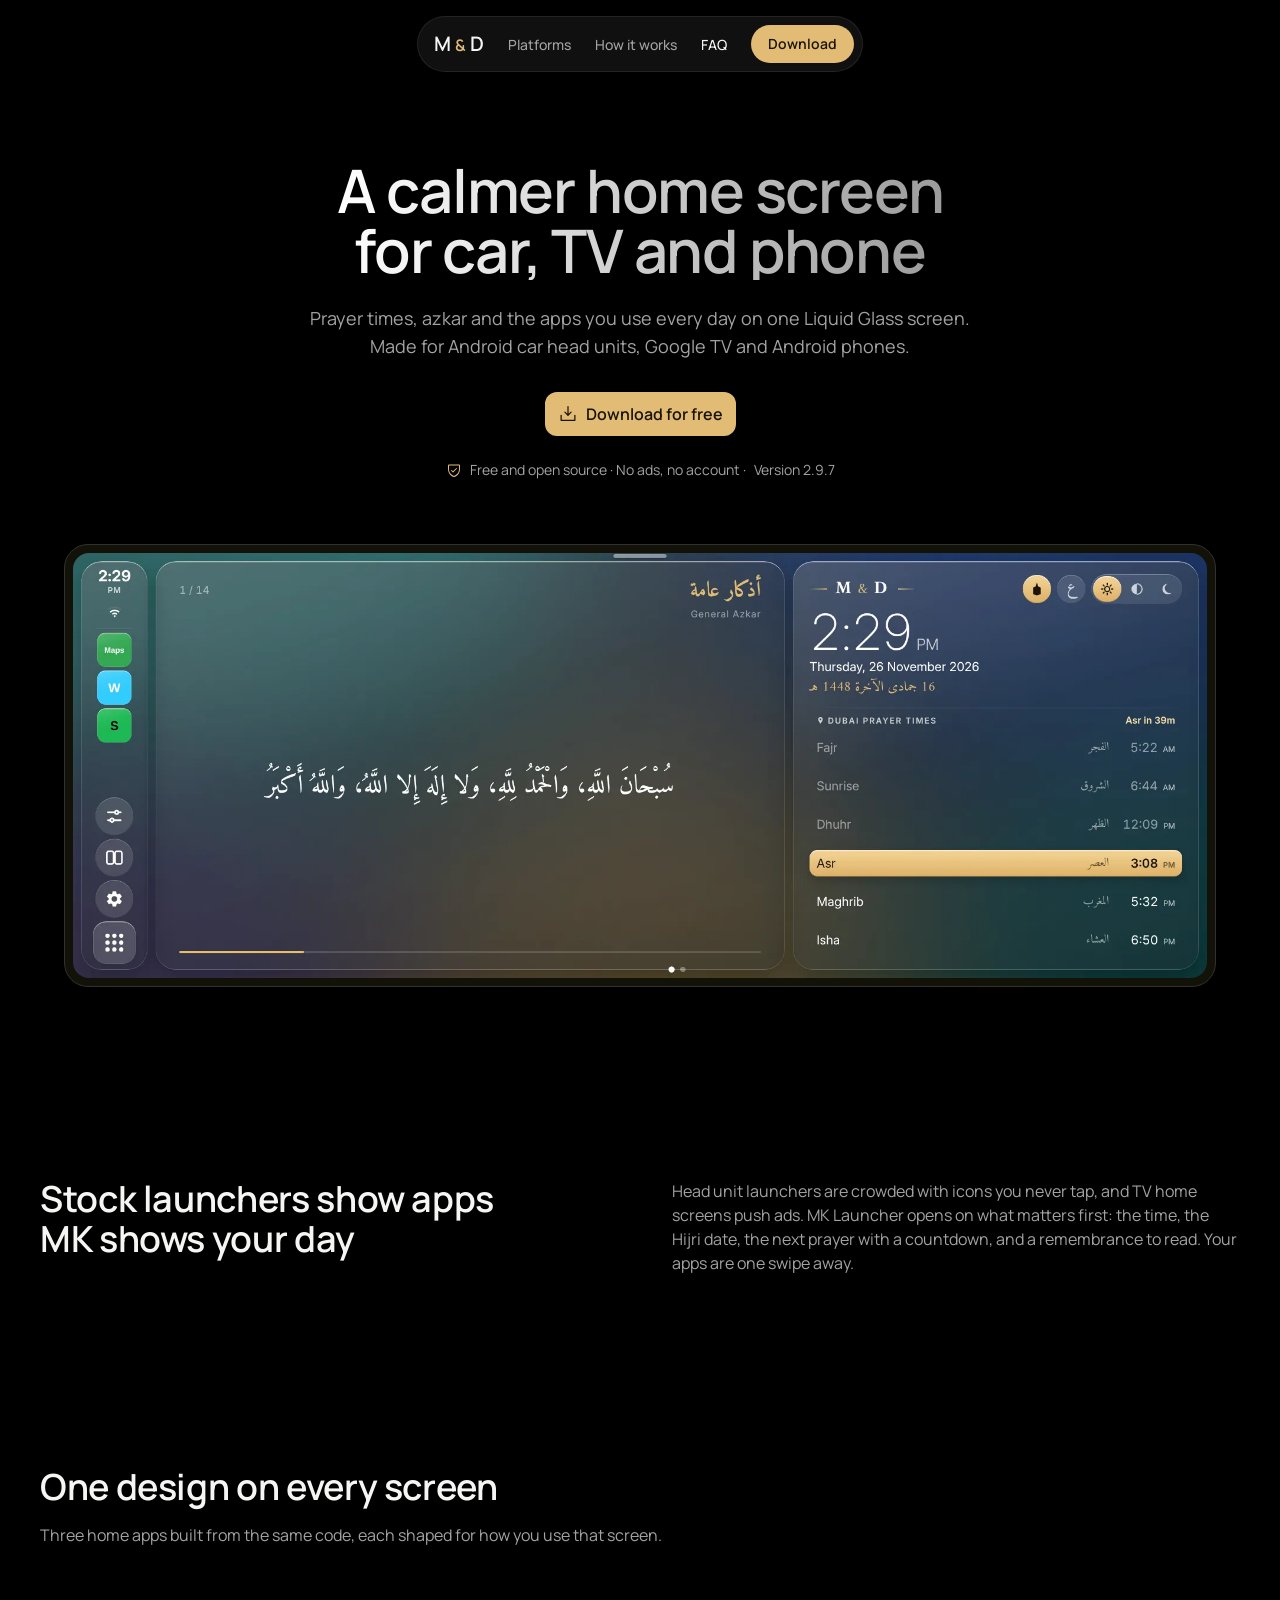
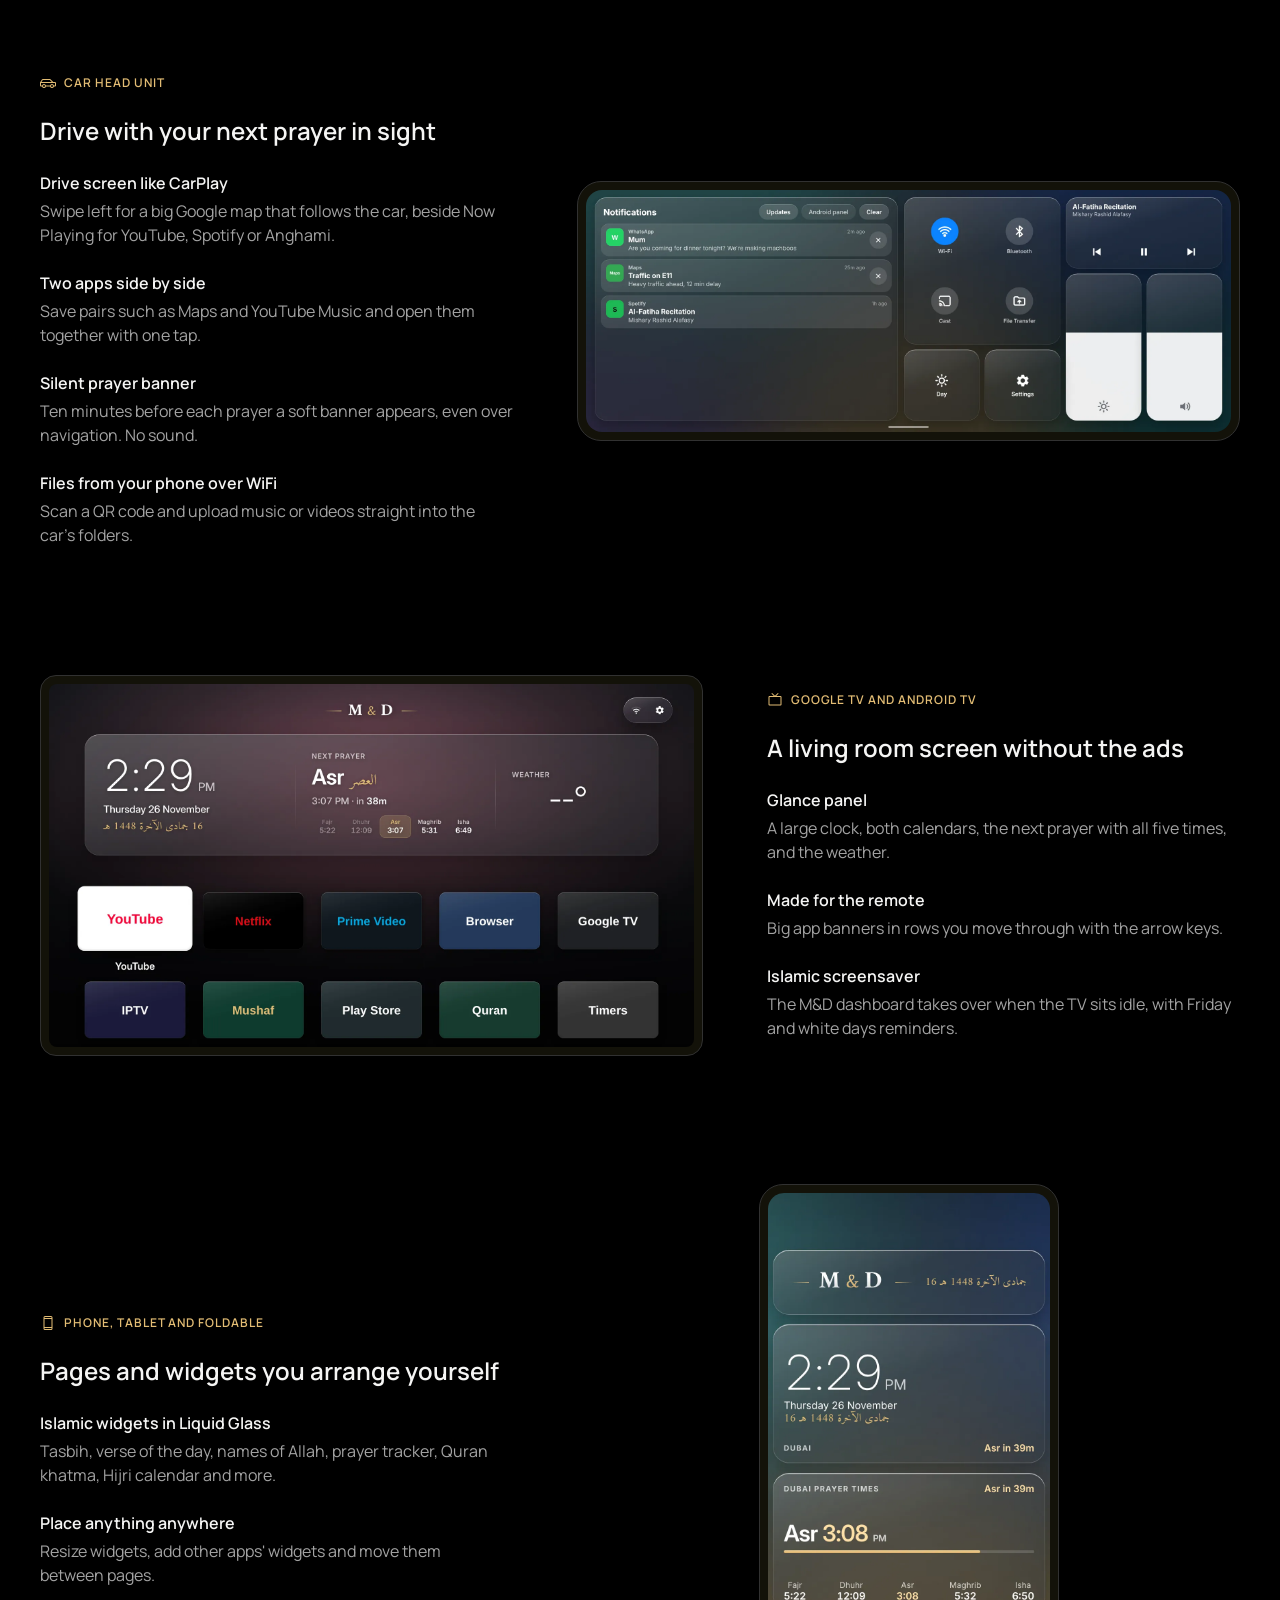
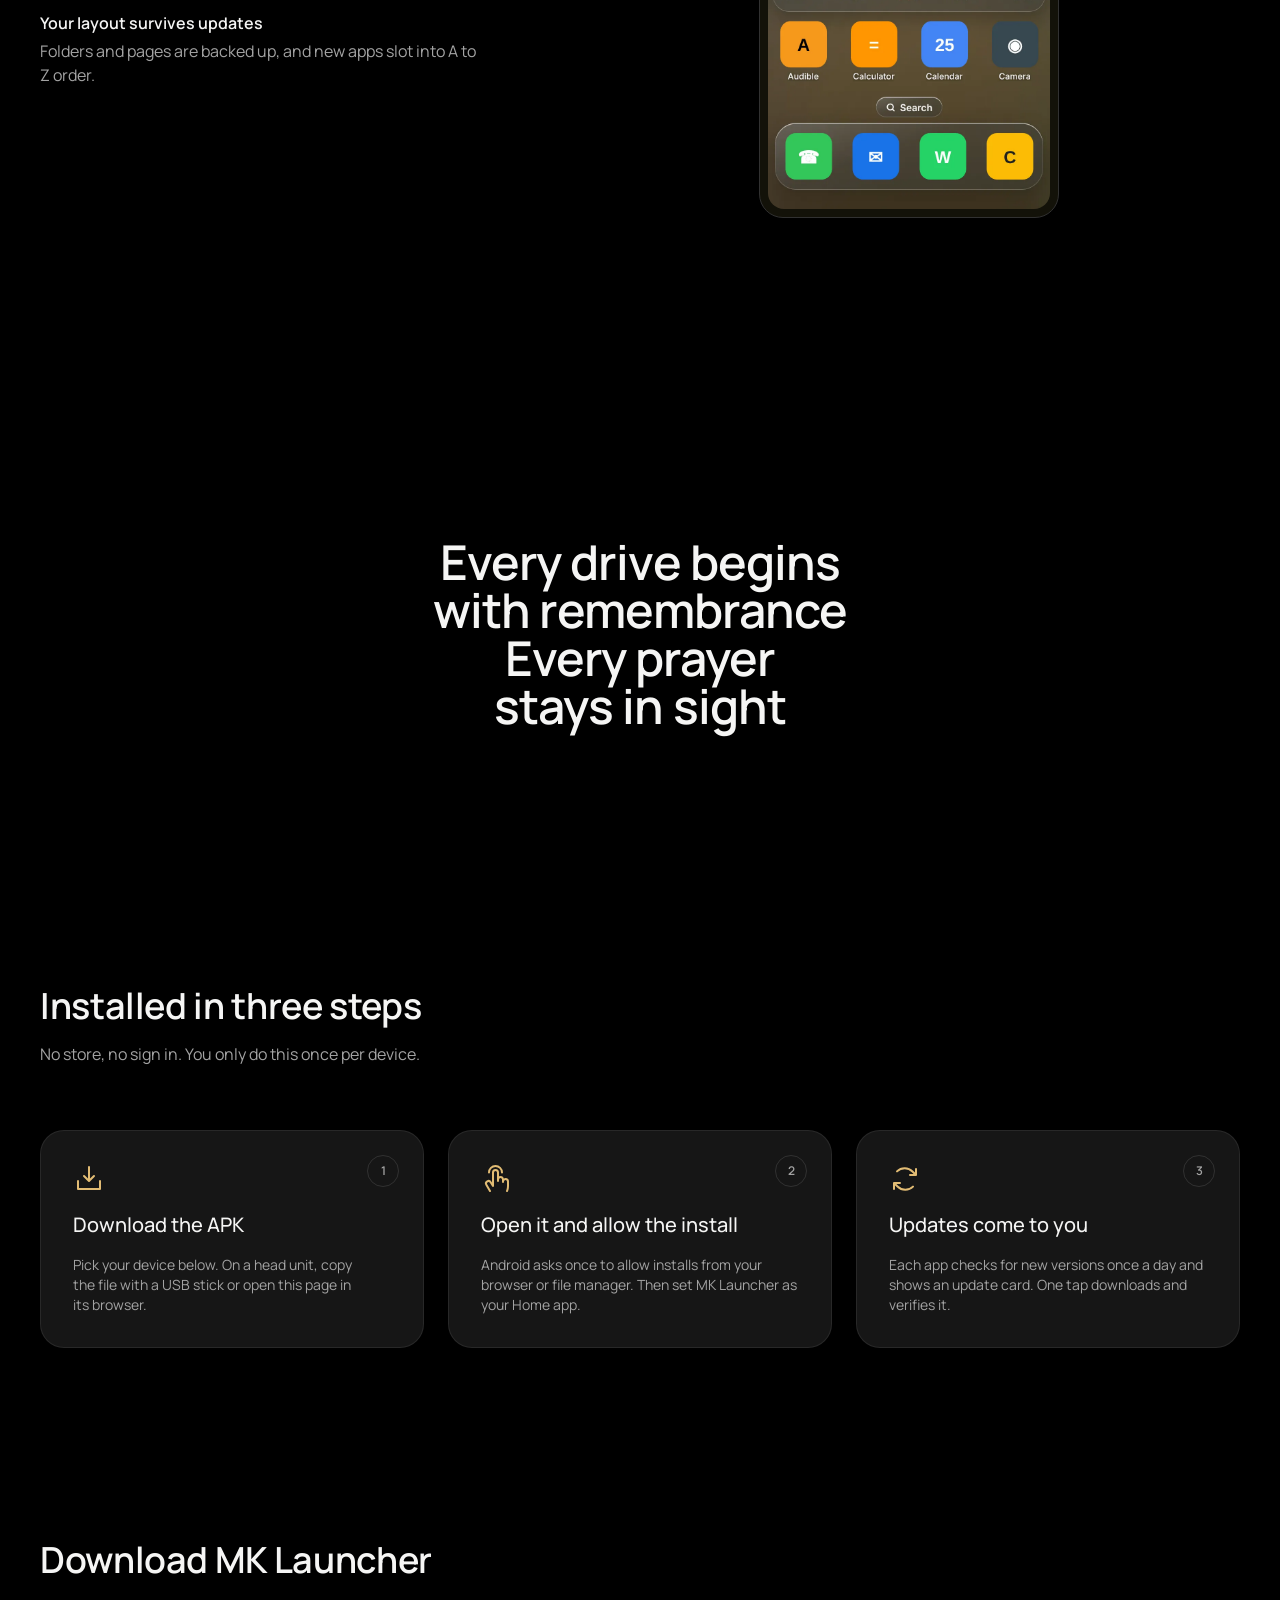
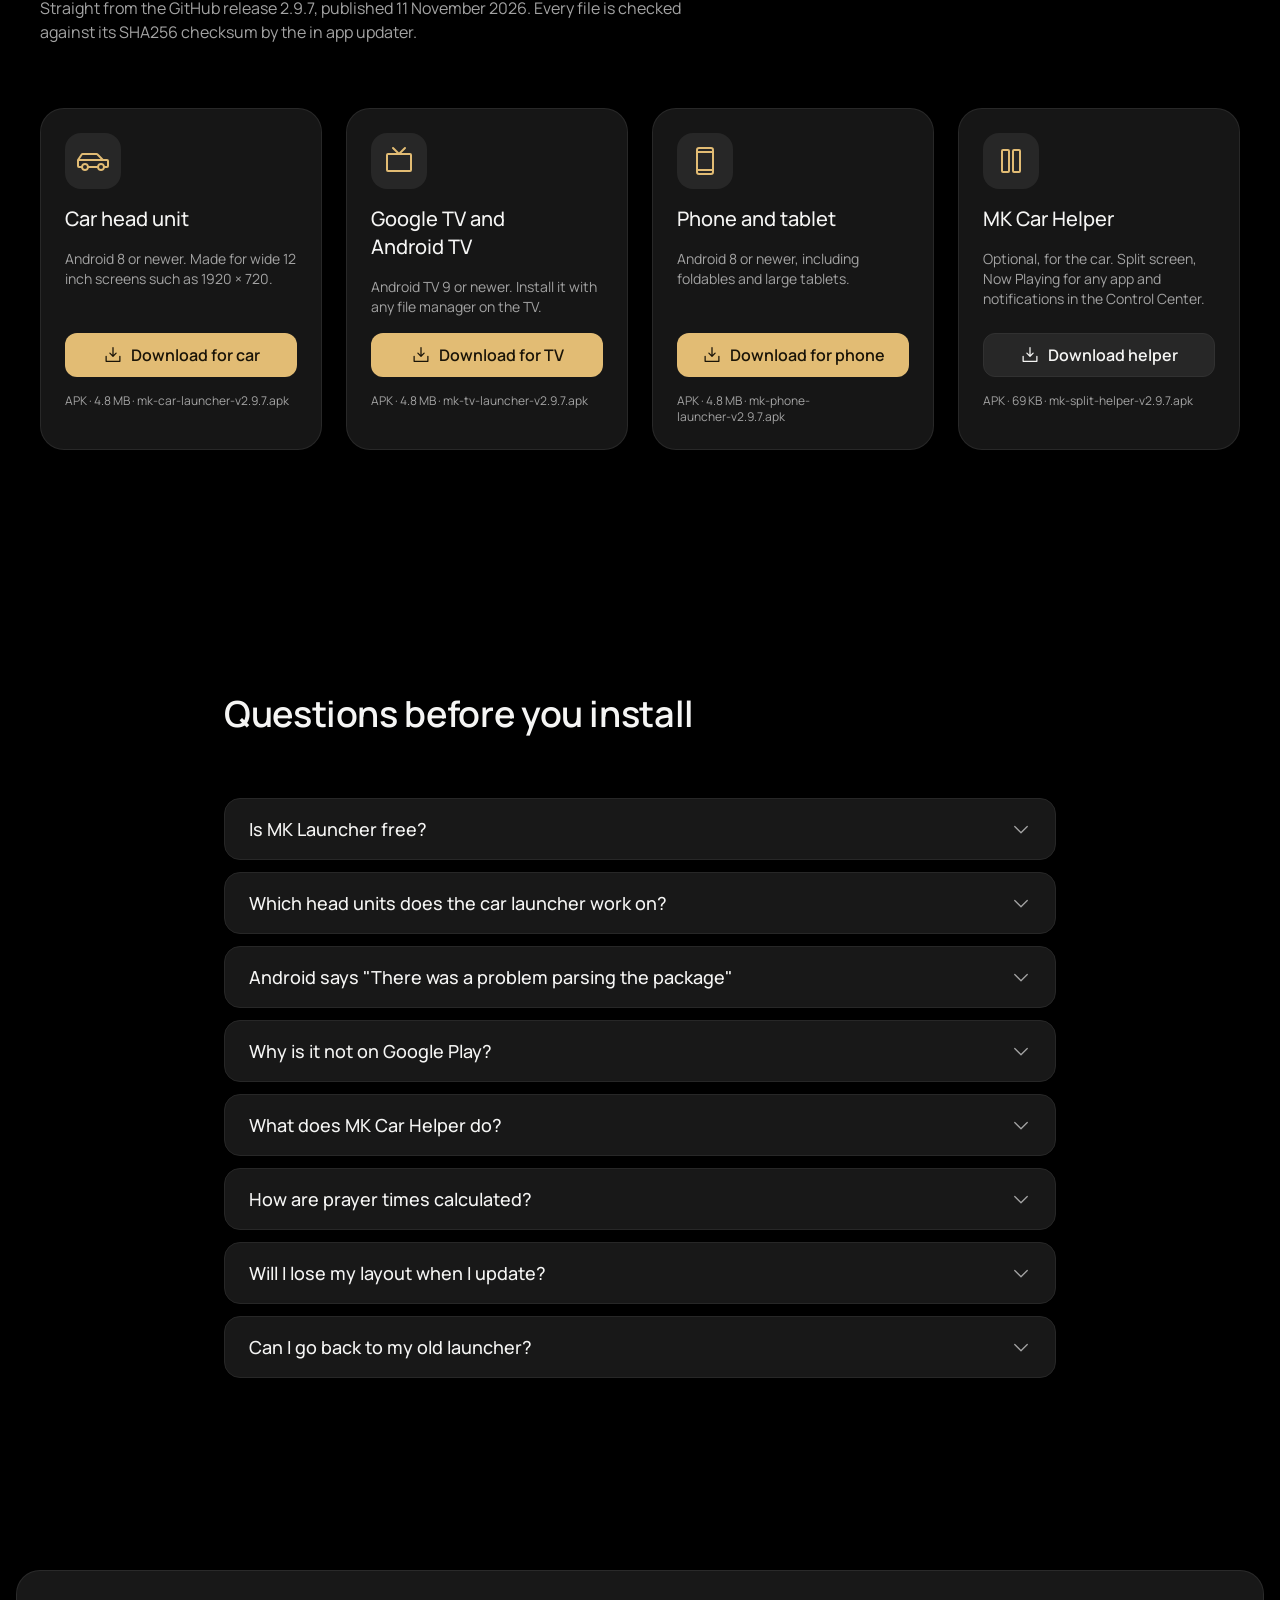
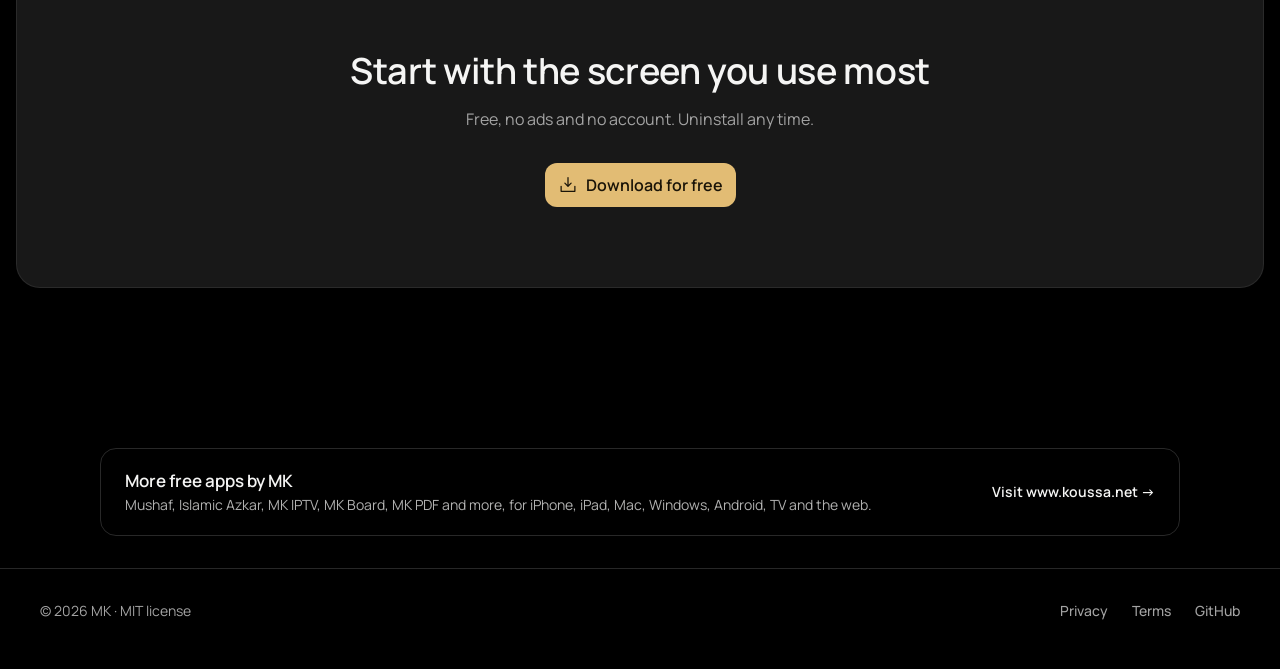
<file: site/index.html>
<!doctype html>
<html lang="en">
<head>
<meta charset="utf-8">
<meta name="viewport" content="width=device-width, initial-scale=1">
<title>MK Launcher · Home screen for your car, TV and phone</title>
<meta name="description" content="Free Liquid Glass home screen for Android car head units, Google TV and Android phones, with prayer times, azkar, split screen and a CarPlay style drive screen. Download the latest APK.">
<link rel="canonical" href="https://mklnchr.pages.dev/">
<meta name="theme-color" content="#000000">
<link rel="icon" href="/favicon.ico" sizes="48x48">
<link rel="icon" href="/favicon.svg" type="image/svg+xml">
<link rel="icon" href="/img/icon-192.png" type="image/png" sizes="192x192">
<link rel="apple-touch-icon" href="/img/apple-touch-icon.png">
<link rel="manifest" href="/site.webmanifest">
<meta property="og:type" content="website">
<meta property="og:site_name" content="MK Launcher">
<meta property="og:title" content="MK Launcher · Home screen for your car, TV and phone">
<meta property="og:description" content="Prayer times, azkar and your apps on one calm Liquid Glass screen. Free for Android car head units, Google TV and phones.">
<meta property="og:url" content="https://mklnchr.pages.dev/">
<meta property="og:image" content="https://mklnchr.pages.dev/img/og.jpg">
<meta property="og:image:secure_url" content="https://mklnchr.pages.dev/img/og.jpg">
<meta property="og:image:type" content="image/jpeg">
<meta property="og:image:width" content="1200">
<meta property="og:image:height" content="630">
<meta property="og:image:alt" content="MK Launcher on a car head unit: prayer times, azkar and the clock on Liquid Glass">
<meta property="og:locale" content="en_US">
<meta name="twitter:card" content="summary_large_image">
<meta name="twitter:title" content="MK Launcher · Home screen for your car, TV and phone">
<meta name="twitter:description" content="Prayer times, azkar and your apps on one calm Liquid Glass screen. Free for Android car head units, Google TV and phones.">
<meta name="twitter:image" content="https://mklnchr.pages.dev/img/og.jpg">
<meta name="twitter:image:alt" content="MK Launcher on a car head unit: prayer times, azkar and the clock on Liquid Glass">
<script type="application/ld+json">{"@context": "https://schema.org", "@type": "SoftwareApplication", "name": "MK Launcher", "description": "Free Liquid Glass home screen for Android car head units, Google TV and Android phones, with prayer times, azkar and split screen.", "url": "https://mklnchr.pages.dev/", "image": "https://mklnchr.pages.dev/img/og.jpg", "applicationCategory": "LifestyleApplication", "operatingSystem": "Android, Android TV, Android Automotive", "offers": {"@type": "Offer", "price": "0", "priceCurrency": "USD"}, "author": {"@type": "Organization", "name": "MK Apps", "url": "https://www.koussa.net/"}, "downloadUrl": "https://github.com/Mkuz1/mk-tv-car-launcher/releases/latest"}</script>
<link rel="preconnect" href="https://fonts.googleapis.com">
<link rel="preconnect" href="https://fonts.gstatic.com" crossorigin>
<link href="https://fonts.googleapis.com/css2?family=Manrope:wght@400;500;600;700&display=swap" rel="stylesheet">
<link rel="stylesheet" href="style.css">
<script type="application/ld+json">
{"@context":"https://schema.org","@type":"FAQPage","mainEntity":[
{"@type":"Question","name":"Is MK Launcher free?","acceptedAnswer":{"@type":"Answer","text":"Yes. Every app is free, has no ads and needs no account. The source code is on GitHub under the MIT license."}},
{"@type":"Question","name":"Which head units does the car launcher work on?","acceptedAnswer":{"@type":"Answer","text":"Android car head units running Android 8 or newer. It is laid out for wide 12 inch screens such as 1920 by 720 and also fits other sizes."}},
{"@type":"Question","name":"Why is it not on Google Play?","acceptedAnswer":{"@type":"Answer","text":"It is installed from the APK files on this page. Once installed, each app checks for new versions itself and offers them inside the app."}},
{"@type":"Question","name":"What does the helper app do?","acceptedAnswer":{"@type":"Answer","text":"MK Car Helper is optional. It powers split screen, Now Playing for any music app, notifications in the Control Center and replaces the old pull down shade on the car home screen."}}
]}
</script>
</head>
<body>
<svg width="0" height="0" style="position:absolute" aria-hidden="true"><symbol id="i-car-profile" viewBox="0 0 256 256"><path d="M240,112H211.31L168,68.69A15.86,15.86,0,0,0,156.69,64H44.28A16,16,0,0,0,31,71.12L1.34,115.56A8.07,8.07,0,0,0,0,120v48a16,16,0,0,0,16,16H33a32,32,0,0,0,62,0h66a32,32,0,0,0,62,0h17a16,16,0,0,0,16-16V128A16,16,0,0,0,240,112ZM44.28,80H156.69l32,32H23ZM64,192a16,16,0,1,1,16-16A16,16,0,0,1,64,192Zm128,0a16,16,0,1,1,16-16A16,16,0,0,1,192,192Zm48-24H223a32,32,0,0,0-62,0H95a32,32,0,0,0-62,0H16V128H240Z"/></symbol><symbol id="i-television-simple" viewBox="0 0 256 256"><path d="M216,64H147.31l34.35-34.34a8,8,0,1,0-11.32-11.32L128,60.69,85.66,18.34A8,8,0,0,0,74.34,29.66L108.69,64H40A16,16,0,0,0,24,80V200a16,16,0,0,0,16,16H216a16,16,0,0,0,16-16V80A16,16,0,0,0,216,64Zm0,136H40V80H216V200Z"/></symbol><symbol id="i-device-mobile" viewBox="0 0 256 256"><path d="M176,16H80A24,24,0,0,0,56,40V216a24,24,0,0,0,24,24h96a24,24,0,0,0,24-24V40A24,24,0,0,0,176,16ZM72,64H184V192H72Zm8-32h96a8,8,0,0,1,8,8v8H72V40A8,8,0,0,1,80,32Zm96,192H80a8,8,0,0,1-8-8v-8H184v8A8,8,0,0,1,176,224Z"/></symbol><symbol id="i-download-simple" viewBox="0 0 256 256"><path d="M224,144v64a8,8,0,0,1-8,8H40a8,8,0,0,1-8-8V144a8,8,0,0,1,16,0v56H208V144a8,8,0,0,1,16,0Zm-101.66,5.66a8,8,0,0,0,11.32,0l40-40a8,8,0,0,0-11.32-11.32L136,124.69V32a8,8,0,0,0-16,0v92.69L93.66,98.34a8,8,0,0,0-11.32,11.32Z"/></symbol><symbol id="i-github-logo" viewBox="0 0 256 256"><path d="M208.31,75.68A59.78,59.78,0,0,0,202.93,28,8,8,0,0,0,196,24a59.75,59.75,0,0,0-48,24H124A59.75,59.75,0,0,0,76,24a8,8,0,0,0-6.93,4,59.78,59.78,0,0,0-5.38,47.68A58.14,58.14,0,0,0,56,104v8a56.06,56.06,0,0,0,48.44,55.47A39.8,39.8,0,0,0,96,192v8H72a24,24,0,0,1-24-24A40,40,0,0,0,8,136a8,8,0,0,0,0,16,24,24,0,0,1,24,24,40,40,0,0,0,40,40H96v16a8,8,0,0,0,16,0V192a24,24,0,0,1,48,0v40a8,8,0,0,0,16,0V192a39.8,39.8,0,0,0-8.44-24.53A56.06,56.06,0,0,0,216,112v-8A58.14,58.14,0,0,0,208.31,75.68ZM200,112a40,40,0,0,1-40,40H112a40,40,0,0,1-40-40v-8a41.74,41.74,0,0,1,6.9-22.48A8,8,0,0,0,80,73.83a43.81,43.81,0,0,1,.79-33.58,43.88,43.88,0,0,1,32.32,20.06A8,8,0,0,0,119.82,64h32.35a8,8,0,0,0,6.74-3.69,43.87,43.87,0,0,1,32.32-20.06A43.81,43.81,0,0,1,192,73.83a8.09,8.09,0,0,0,1,7.65A41.72,41.72,0,0,1,200,104Z"/></symbol><symbol id="i-mosque" viewBox="0 0 256 256"><path d="M224,128a23.84,23.84,0,0,0-8,1.38V128c0-41.78-31.07-62.46-53.76-77.56C148.16,41.06,136,33,136,24a8,8,0,0,0-16,0c0,9-12.16,17.06-26.24,26.44C71.07,65.54,40,86.22,40,128v1.38A24,24,0,0,0,8,152v56a8,8,0,0,0,8,8H80a8,8,0,0,0,8-8V176a8,8,0,0,1,16,0v32a8,8,0,0,0,8,8h32a8,8,0,0,0,8-8V176a8,8,0,0,1,16,0v32a8,8,0,0,0,8,8h64a8,8,0,0,0,8-8V152A24,24,0,0,0,224,128ZM102.63,63.76c9.67-6.44,19-12.68,25.37-20,6.34,7.35,15.7,13.59,25.37,20,20,13.32,42.48,28.29,46.11,56.24h-143C60.15,92.05,82.6,77.08,102.63,63.76ZM24,152a8,8,0,0,1,16,0v48H24Zm136,0a24,24,0,0,0-24,24v24H120V176a24,24,0,0,0-48,0v24H56V136H200v64H184V176A24,24,0,0,0,160,152Zm72,48H216V152a8,8,0,0,1,16,0Z"/></symbol><symbol id="i-compass" viewBox="0 0 256 256"><path d="M128,24A104,104,0,1,0,232,128,104.11,104.11,0,0,0,128,24Zm0,192a88,88,0,1,1,88-88A88.1,88.1,0,0,1,128,216ZM172.42,72.84l-64,32a8.05,8.05,0,0,0-3.58,3.58l-32,64A8,8,0,0,0,80,184a8.1,8.1,0,0,0,3.58-.84l64-32a8.05,8.05,0,0,0,3.58-3.58l32-64a8,8,0,0,0-10.74-10.74ZM138,138,97.89,158.11,118,118l40.15-20.07Z"/></symbol><symbol id="i-columns" viewBox="0 0 256 256"><path d="M104,32H64A16,16,0,0,0,48,48V208a16,16,0,0,0,16,16h40a16,16,0,0,0,16-16V48A16,16,0,0,0,104,32Zm0,176H64V48h40ZM192,32H152a16,16,0,0,0-16,16V208a16,16,0,0,0,16,16h40a16,16,0,0,0,16-16V48A16,16,0,0,0,192,32Zm0,176H152V48h40Z"/></symbol><symbol id="i-sliders-horizontal" viewBox="0 0 256 256"><path d="M40,88H73a32,32,0,0,0,62,0h81a8,8,0,0,0,0-16H135a32,32,0,0,0-62,0H40a8,8,0,0,0,0,16Zm64-24A16,16,0,1,1,88,80,16,16,0,0,1,104,64ZM216,168H199a32,32,0,0,0-62,0H40a8,8,0,0,0,0,16h97a32,32,0,0,0,62,0h17a8,8,0,0,0,0-16Zm-48,24a16,16,0,1,1,16-16A16,16,0,0,1,168,192Z"/></symbol><symbol id="i-folder-simple-dashed" viewBox="0 0 256 256"><path d="M24,80V64A16,16,0,0,1,40,48H93.33a16.12,16.12,0,0,1,9.6,3.2L132.8,73.6a8,8,0,1,1-9.6,12.8L93.33,64H40V80a8,8,0,0,1-16,0ZM88,200H40v-8a8,8,0,0,0-16,0v8.62A15.4,15.4,0,0,0,39.38,216H88a8,8,0,0,0,0-16Zm72,0H128a8,8,0,0,0,0,16h32a8,8,0,0,0,0-16Zm64-56a8,8,0,0,0-8,8v48H200a8,8,0,0,0,0,16h16.89A15.13,15.13,0,0,0,232,200.89V152A8,8,0,0,0,224,144Zm-8-72H168a8,8,0,0,0,0,16h48v24a8,8,0,0,0,16,0V88A16,16,0,0,0,216,72ZM32,160a8,8,0,0,0,8-8V120a8,8,0,0,0-16,0v32A8,8,0,0,0,32,160Z"/></symbol><symbol id="i-map-trifold" viewBox="0 0 256 256"><path d="M228.92,49.69a8,8,0,0,0-6.86-1.45L160.93,63.52,99.58,32.84a8,8,0,0,0-5.52-.6l-64,16A8,8,0,0,0,24,56V200a8,8,0,0,0,9.94,7.76l61.13-15.28,61.35,30.68A8.15,8.15,0,0,0,160,224a8,8,0,0,0,1.94-.24l64-16A8,8,0,0,0,232,200V56A8,8,0,0,0,228.92,49.69ZM104,52.94l48,24V203.06l-48-24ZM40,62.25l48-12v127.5l-48,12Zm176,131.5-48,12V78.25l48-12Z"/></symbol><symbol id="i-arrows-clockwise" viewBox="0 0 256 256"><path d="M224,48V96a8,8,0,0,1-8,8H168a8,8,0,0,1,0-16h28.69L182.06,73.37a79.56,79.56,0,0,0-56.13-23.43h-.45A79.52,79.52,0,0,0,69.59,72.71,8,8,0,0,1,58.41,61.27a96,96,0,0,1,135,.79L208,76.69V48a8,8,0,0,1,16,0ZM186.41,183.29a80,80,0,0,1-112.47-.66L59.31,168H88a8,8,0,0,0,0-16H40a8,8,0,0,0-8,8v48a8,8,0,0,0,16,0V179.31l14.63,14.63A95.43,95.43,0,0,0,130,222.06h.53a95.36,95.36,0,0,0,67.07-27.33,8,8,0,0,0-11.18-11.44Z"/></symbol><symbol id="i-shield-check" viewBox="0 0 256 256"><path d="M208,40H48A16,16,0,0,0,32,56v56c0,52.72,25.52,84.67,46.93,102.19,23.06,18.86,46,25.26,47,25.53a8,8,0,0,0,4.2,0c1-.27,23.91-6.67,47-25.53C198.48,196.67,224,164.72,224,112V56A16,16,0,0,0,208,40Zm0,72c0,37.07-13.66,67.16-40.6,89.42A129.3,129.3,0,0,1,128,223.62a128.25,128.25,0,0,1-38.92-21.81C61.82,179.51,48,149.3,48,112l0-56,160,0ZM82.34,141.66a8,8,0,0,1,11.32-11.32L112,148.69l50.34-50.35a8,8,0,0,1,11.32,11.32l-56,56a8,8,0,0,1-11.32,0Z"/></symbol><symbol id="i-list" viewBox="0 0 256 256"><path d="M224,128a8,8,0,0,1-8,8H40a8,8,0,0,1,0-16H216A8,8,0,0,1,224,128ZM40,72H216a8,8,0,0,0,0-16H40a8,8,0,0,0,0,16ZM216,184H40a8,8,0,0,0,0,16H216a8,8,0,0,0,0-16Z"/></symbol><symbol id="i-x" viewBox="0 0 256 256"><path d="M205.66,194.34a8,8,0,0,1-11.32,11.32L128,139.31,61.66,205.66a8,8,0,0,1-11.32-11.32L116.69,128,50.34,61.66A8,8,0,0,1,61.66,50.34L128,116.69l66.34-66.35a8,8,0,0,1,11.32,11.32L139.31,128Z"/></symbol><symbol id="i-arrow-right" viewBox="0 0 256 256"><path d="M221.66,133.66l-72,72a8,8,0,0,1-11.32-11.32L196.69,136H40a8,8,0,0,1,0-16H196.69L138.34,61.66a8,8,0,0,1,11.32-11.32l72,72A8,8,0,0,1,221.66,133.66Z"/></symbol><symbol id="i-hand-tap" viewBox="0 0 256 256"><path d="M56,76a60,60,0,0,1,120,0,8,8,0,0,1-16,0,44,44,0,0,0-88,0,8,8,0,1,1-16,0Zm140,44a27.9,27.9,0,0,0-13.36,3.39A28,28,0,0,0,144,106.7V76a28,28,0,0,0-56,0v80l-3.82-6.13a28,28,0,0,0-48.41,28.17l29.32,50A8,8,0,1,0,78.89,220L49.6,170a12,12,0,1,1,20.78-12l.14.23,18.68,30A8,8,0,0,0,104,184V76a12,12,0,0,1,24,0v68a8,8,0,1,0,16,0V132a12,12,0,0,1,24,0v20a8,8,0,0,0,16,0v-4a12,12,0,0,1,24,0v36c0,21.61-7.1,36.3-7.16,36.42a8,8,0,0,0,3.58,10.73A7.9,7.9,0,0,0,208,232a8,8,0,0,0,7.16-4.42c.37-.73,8.85-18,8.85-43.58V148A28,28,0,0,0,196,120Z"/></symbol><symbol id="i-squares-four" viewBox="0 0 256 256"><path d="M104,40H56A16,16,0,0,0,40,56v48a16,16,0,0,0,16,16h48a16,16,0,0,0,16-16V56A16,16,0,0,0,104,40Zm0,64H56V56h48v48Zm96-64H152a16,16,0,0,0-16,16v48a16,16,0,0,0,16,16h48a16,16,0,0,0,16-16V56A16,16,0,0,0,200,40Zm0,64H152V56h48v48Zm-96,32H56a16,16,0,0,0-16,16v48a16,16,0,0,0,16,16h48a16,16,0,0,0,16-16V152A16,16,0,0,0,104,136Zm0,64H56V152h48v48Zm96-64H152a16,16,0,0,0-16,16v48a16,16,0,0,0,16,16h48a16,16,0,0,0,16-16V152A16,16,0,0,0,200,136Zm0,64H152V152h48v48Z"/></symbol><symbol id="i-moon-stars" viewBox="0 0 256 256"><path d="M240,96a8,8,0,0,1-8,8H216v16a8,8,0,0,1-16,0V104H184a8,8,0,0,1,0-16h16V72a8,8,0,0,1,16,0V88h16A8,8,0,0,1,240,96ZM144,56h8v8a8,8,0,0,0,16,0V56h8a8,8,0,0,0,0-16h-8V32a8,8,0,0,0-16,0v8h-8a8,8,0,0,0,0,16Zm72.77,97a8,8,0,0,1,1.43,8A96,96,0,1,1,95.07,37.8a8,8,0,0,1,10.6,9.06A88.07,88.07,0,0,0,209.14,150.33,8,8,0,0,1,216.77,153Zm-19.39,14.88c-1.79.09-3.59.14-5.38.14A104.11,104.11,0,0,1,88,64c0-1.79,0-3.59.14-5.38A80,80,0,1,0,197.38,167.86Z"/></symbol><symbol id="i-caret-down" viewBox="0 0 256 256"><path d="M213.66,101.66l-80,80a8,8,0,0,1-11.32,0l-80-80A8,8,0,0,1,53.66,90.34L128,164.69l74.34-74.35a8,8,0,0,1,11.32,11.32Z"/></symbol></svg>
<a class="skip" href="#main">Skip to content</a>

<header class="nav-wrap">
  <nav class="nav glass" aria-label="Main">
    <a class="brand" href="#top" aria-label="MK Launcher home"><span class="logo-m">M</span><span class="logo-amp">&amp;</span><span class="logo-m">D</span></a>
    <ul class="nav-links" id="navLinks">
      <li><a class="title-4" href="#platforms">Platforms</a></li>
      <li><a class="title-4" href="#how">How it works</a></li>
      <li><a class="title-4" href="#faq">FAQ</a></li>
    </ul>
    <a class="btn btn-primary button-sm nav-cta" href="#download">Download</a>
    <button class="menu-btn" id="menuBtn" aria-label="Open menu" aria-expanded="false" aria-controls="mobileMenu">
      <span></span><span></span>
    </button>
  </nav>
</header>

<div class="mobile-menu" id="mobileMenu" hidden>
  <ul>
    <li><a class="heading-5" href="#platforms">Platforms</a></li>
    <li><a class="heading-5" href="#how">How it works</a></li>
    <li><a class="heading-5" href="#download">Download</a></li>
    <li><a class="heading-5" href="#faq">FAQ</a></li>
  </ul>
</div>

<main id="main">

  <!-- Hero -->
  <section class="hero" id="top">
    <div class="container hero-inner">
      <h1 class="heading-1 hero-title">A calmer home screen<br>for car, TV and phone</h1>
      <p class="body-3 hero-sub">Prayer times, azkar and the apps you use every day on one Liquid Glass screen. Made for Android car head units, Google TV and Android phones.</p>
      <div class="hero-actions">
        <a class="btn btn-primary button-md" href="#download"><svg class="i"><use href="#i-download-simple"/></svg>Download for free</a>
      </div>
      <p class="caption-2 hero-proof"><svg class="i i-sm"><use href="#i-shield-check"/></svg>Free and open source · No ads, no account · <span data-version>Version 2.9.7</span></p>
    </div>
    <figure class="hero-shot reveal">
      <div class="frame frame-car">
        <img src="img/car.webp" width="1920" height="720" alt="MK Launcher on a car head unit: morning azkar beside the clock, Hijri date and today's prayer times with Asr highlighted" fetchpriority="high">
      </div>
    </figure>
  </section>

  <!-- Problem to solution -->
  <section class="section" id="why">
    <div class="container split-intro reveal">
      <h2 class="heading-3">Stock launchers show apps<br>MK shows your day</h2>
      <p class="body-3 muted">Head unit launchers are crowded with icons you never tap, and TV home screens push ads. MK Launcher opens on what matters first: the time, the Hijri date, the next prayer with a countdown, and a remembrance to read. Your apps are one swipe away.</p>
    </div>
  </section>

  <!-- Platforms / benefits -->
  <section class="section" id="platforms">
    <div class="container">
      <div class="section-head reveal">
        <h2 class="heading-3">One design on every screen</h2>
        <p class="body-3 muted">Three home apps built from the same code, each shaped for how you use that screen.</p>
      </div>

      <article class="zig reveal">
        <div class="zig-text">
          <p class="caption-3 kicker"><svg class="i i-sm"><use href="#i-car-profile"/></svg>Car head unit</p>
          <h3 class="heading-5">Drive with your next prayer in sight</h3>
          <ul class="benefits">
            <li><strong class="body-1">Drive screen like CarPlay</strong><span class="body-3 muted">Swipe left for a big Google map that follows the car, beside Now Playing for YouTube, Spotify or Anghami.</span></li>
            <li><strong class="body-1">Two apps side by side</strong><span class="body-3 muted">Save pairs such as Maps and YouTube Music and open them together with one tap.</span></li>
            <li><strong class="body-1">Silent prayer banner</strong><span class="body-3 muted">Ten minutes before each prayer a soft banner appears, even over navigation. No sound.</span></li>
            <li><strong class="body-1">Files from your phone over WiFi</strong><span class="body-3 muted">Scan a QR code and upload music or videos straight into the car's folders.</span></li>
          </ul>
        </div>
        <div class="zig-media">
          <div class="frame frame-car"><img src="img/car-cc.webp" width="1920" height="720" loading="lazy" alt="Car Control Center with notifications, WiFi, Bluetooth, Cast and File Transfer buttons, Now Playing and tall brightness and volume sliders"></div>
        </div>
      </article>

      <article class="zig zig-flip reveal">
        <div class="zig-text">
          <p class="caption-3 kicker"><svg class="i i-sm"><use href="#i-television-simple"/></svg>Google TV and Android TV</p>
          <h3 class="heading-5">A living room screen without the ads</h3>
          <ul class="benefits">
            <li><strong class="body-1">Glance panel</strong><span class="body-3 muted">A large clock, both calendars, the next prayer with all five times, and the weather.</span></li>
            <li><strong class="body-1">Made for the remote</strong><span class="body-3 muted">Big app banners in rows you move through with the arrow keys.</span></li>
            <li><strong class="body-1">Islamic screensaver</strong><span class="body-3 muted">The M&amp;D dashboard takes over when the TV sits idle, with Friday and white days reminders.</span></li>
          </ul>
        </div>
        <div class="zig-media">
          <div class="frame frame-tv"><img src="img/tv.webp" width="1920" height="1080" loading="lazy" alt="TV home screen with the M&amp;D logo, clock, next prayer Asr and rows of app banners for YouTube, Netflix and Mushaf"></div>
        </div>
      </article>

      <article class="zig reveal">
        <div class="zig-text">
          <p class="caption-3 kicker"><svg class="i i-sm"><use href="#i-device-mobile"/></svg>Phone, tablet and foldable</p>
          <h3 class="heading-5">Pages and widgets you arrange yourself</h3>
          <ul class="benefits">
            <li><strong class="body-1">Islamic widgets in Liquid Glass</strong><span class="body-3 muted">Tasbih, verse of the day, names of Allah, prayer tracker, Quran khatma, Hijri calendar and more.</span></li>
            <li><strong class="body-1">Place anything anywhere</strong><span class="body-3 muted">Resize widgets, add other apps' widgets and move them between pages.</span></li>
            <li><strong class="body-1">Your layout survives updates</strong><span class="body-3 muted">Folders and pages are backed up, and new apps slot into A to Z order.</span></li>
          </ul>
        </div>
        <div class="zig-media zig-phone">
          <div class="frame frame-phone"><img src="img/phone.webp" width="824" height="1800" loading="lazy" alt="Phone home screen with the M&amp;D widget, a clock widget, Dubai prayer times and a glass dock"></div>
        </div>
      </article>
    </div>
  </section>

  <!-- Tagline reveal -->
  <section class="tagline" aria-label="Tagline">
    <div class="container">
      <p class="heading-2 tagline-text" id="tagline">Every drive begins<br>with remembrance<br>Every prayer<br>stays in sight</p>
    </div>
  </section>

  <!-- How it works -->
  <section class="section" id="how">
    <div class="container">
      <div class="section-head reveal">
        <h2 class="heading-3">Installed in three steps</h2>
        <p class="body-3 muted">No store, no sign in. You only do this once per device.</p>
      </div>
      <ol class="steps">
        <li class="step glass reveal">
          <span class="step-n caption-3">1</span>
          <svg class="i i-lg"><use href="#i-download-simple"/></svg>
          <h3 class="title-1">Download the APK</h3>
          <p class="body-6 muted">Pick your device below. On a head unit, copy the file with a USB stick or open this page in its browser.</p>
        </li>
        <li class="step glass reveal">
          <span class="step-n caption-3">2</span>
          <svg class="i i-lg"><use href="#i-hand-tap"/></svg>
          <h3 class="title-1">Open it and allow the install</h3>
          <p class="body-6 muted">Android asks once to allow installs from your browser or file manager. Then set MK Launcher as your Home app.</p>
        </li>
        <li class="step glass reveal">
          <span class="step-n caption-3">3</span>
          <svg class="i i-lg"><use href="#i-arrows-clockwise"/></svg>
          <h3 class="title-1">Updates come to you</h3>
          <p class="body-6 muted">Each app checks for new versions once a day and shows an update card. One tap downloads and verifies it.</p>
        </li>
      </ol>
    </div>
  </section>

  <!-- Download -->
  <section class="section" id="download">
    <div class="container">
      <div class="section-head reveal">
        <h2 class="heading-3">Download MK Launcher</h2>
        <p class="body-3 muted">Straight from the GitHub release <span data-version>2.9.7</span>, published <span id="relDate">11 November 2026</span>. Every file is checked against its SHA256 checksum by the in app updater.</p>
      </div>
      <div class="dl-grid" id="dlGrid" aria-live="polite">
        <article class="dl glass reveal" data-asset="mk-car-launcher">
          <div class="dl-icon"><svg class="i i-lg"><use href="#i-car-profile"/></svg></div>
          <h3 class="title-1">Car head unit</h3>
          <p class="body-6 muted">Android 8 or newer. Made for wide 12 inch screens such as 1920 × 720.</p>
          <a class="btn btn-primary button-md dl-btn" href="https://github.com/Mkuz1/mk-tv-car-launcher/releases/download/v2.9.7/mk-car-launcher-v2.9.7.apk"><svg class="i"><use href="#i-download-simple"/></svg>Download for car</a>
          <p class="caption-5 dl-meta">APK · <span class="dl-size">4.8 MB</span> · <span class="dl-file">mk-car-launcher-v2.9.7.apk</span></p>
        </article>
        <article class="dl glass reveal" data-asset="mk-tv-launcher">
          <div class="dl-icon"><svg class="i i-lg"><use href="#i-television-simple"/></svg></div>
          <h3 class="title-1">Google TV and Android TV</h3>
          <p class="body-6 muted">Android TV 9 or newer. Install it with any file manager on the TV.</p>
          <a class="btn btn-primary button-md dl-btn" href="https://github.com/Mkuz1/mk-tv-car-launcher/releases/download/v2.9.7/mk-tv-launcher-v2.9.7.apk"><svg class="i"><use href="#i-download-simple"/></svg>Download for TV</a>
          <p class="caption-5 dl-meta">APK · <span class="dl-size">4.8 MB</span> · <span class="dl-file">mk-tv-launcher-v2.9.7.apk</span></p>
        </article>
        <article class="dl glass reveal" data-asset="mk-phone-launcher">
          <div class="dl-icon"><svg class="i i-lg"><use href="#i-device-mobile"/></svg></div>
          <h3 class="title-1">Phone and tablet</h3>
          <p class="body-6 muted">Android 8 or newer, including foldables and large tablets.</p>
          <a class="btn btn-primary button-md dl-btn" href="https://github.com/Mkuz1/mk-tv-car-launcher/releases/download/v2.9.7/mk-phone-launcher-v2.9.7.apk"><svg class="i"><use href="#i-download-simple"/></svg>Download for phone</a>
          <p class="caption-5 dl-meta">APK · <span class="dl-size">4.8 MB</span> · <span class="dl-file">mk-phone-launcher-v2.9.7.apk</span></p>
        </article>
        <article class="dl glass reveal" data-asset="mk-split-helper">
          <div class="dl-icon"><svg class="i i-lg"><use href="#i-columns"/></svg></div>
          <h3 class="title-1">MK Car Helper</h3>
          <p class="body-6 muted">Optional, for the car. Split screen, Now Playing for any app and notifications in the Control Center.</p>
          <a class="btn btn-secondary button-md dl-btn" href="https://github.com/Mkuz1/mk-tv-car-launcher/releases/download/v2.9.7/mk-split-helper-v2.9.7.apk"><svg class="i"><use href="#i-download-simple"/></svg>Download helper</a>
          <p class="caption-5 dl-meta">APK · <span class="dl-size">69 KB</span> · <span class="dl-file">mk-split-helper-v2.9.7.apk</span></p>
        </article>
      </div>
      <div class="dl-more reveal">
        <a class="link body-5" id="bundleLink" href="https://github.com/Mkuz1/mk-tv-car-launcher/releases/download/v2.9.7/google-play-bundles-v2.9.7.zip">Google Play bundles (.aab, for publishing only)</a>
        <a class="link body-5" href="https://github.com/Mkuz1/mk-tv-car-launcher/releases">All releases and change notes<svg class="i i-sm"><use href="#i-arrow-right"/></svg></a>
        <a class="link body-5" href="https://github.com/Mkuz1/mk-tv-car-launcher"><svg class="i i-sm"><use href="#i-github-logo"/></svg>Source code</a>
      </div>
    </div>
  </section>

  <!-- FAQ -->
  <section class="section" id="faq">
    <div class="container faq-wrap">
      <div class="section-head reveal">
        <h2 class="heading-3">Questions before you install</h2>
      </div>
      <div class="faq reveal">
        <details><summary class="title-2">Is MK Launcher free?<svg class="i"><use href="#i-caret-down"/></svg></summary><p class="body-3 muted">Yes. Every app is free, has no ads and needs no account. The source code is on GitHub under the MIT license.</p></details>
        <details><summary class="title-2">Which head units does the car launcher work on?<svg class="i"><use href="#i-caret-down"/></svg></summary><p class="body-3 muted">Android car head units running Android 8 or newer. It is laid out for wide 12 inch screens such as 1920 × 720 and also fits other sizes, with touch first controls.</p></details>
        <details><summary class="title-2">Android says "There was a problem parsing the package"<svg class="i"><use href="#i-caret-down"/></svg></summary><p class="body-3 muted">Install the .apk file for your device, never the Google Play bundles zip. If the error stays, allow "Install unknown apps" for the file manager you open it with, then try again.</p></details>
        <details><summary class="title-2">Why is it not on Google Play?<svg class="i"><use href="#i-caret-down"/></svg></summary><p class="body-3 muted">For now it is installed from the files on this page. Once installed, each app checks for new versions by itself and offers them inside the app, so you only download from here once.</p></details>
        <details><summary class="title-2">What does MK Car Helper do?<svg class="i"><use href="#i-caret-down"/></svg></summary><p class="body-3 muted">It is a small optional app for the car. It opens split screen pairs, shows Now Playing for any music or video app, brings your notifications into the Control Center and swaps Android's old pull down shade for the Liquid Glass one. Switch on MK Split Screen in Accessibility after installing.</p></details>
        <details><summary class="title-2">How are prayer times calculated?<svg class="i"><use href="#i-caret-down"/></svg></summary><p class="body-3 muted">From your location with the official calculation method of the country you are in. In the car the times follow the car's GPS as you travel.</p></details>
        <details><summary class="title-2">Will I lose my layout when I update?<svg class="i"><use href="#i-caret-down"/></svg></summary><p class="body-3 muted">No. Updates keep your pages, folders and widgets. The phone launcher can also save a backup to Downloads and restore it on a new device.</p></details>
        <details><summary class="title-2">Can I go back to my old launcher?<svg class="i"><use href="#i-caret-down"/></svg></summary><p class="body-3 muted">Any time. Choose another Home app in Android's settings under Default apps, or uninstall MK Launcher like any other app.</p></details>
      </div>
    </div>
  </section>

  <!-- Final CTA -->
  <section class="section final">
    <div class="container final-inner glass reveal">
      <h2 class="heading-3">Start with the screen you use most</h2>
      <p class="body-3 muted">Free, no ads and no account. Uninstall any time.</p>
      <a class="btn btn-primary button-md" href="#download"><svg class="i"><use href="#i-download-simple"/></svg>Download for free</a>
    </div>
  </section>
</main>

<style>.mk-more{box-sizing:border-box;max-width:1120px;margin:64px auto 32px;padding:0 20px}.mk-more a{display:flex;flex-wrap:wrap;align-items:center;justify-content:space-between;gap:12px 24px;padding:20px 24px;border:1px solid color-mix(in srgb,currentColor 16%,transparent);border-radius:16px;color:inherit;text-decoration:none;transition:background-color .2s,border-color .2s}.mk-more a:hover{background:color-mix(in srgb,currentColor 5%,transparent);border-color:color-mix(in srgb,currentColor 30%,transparent)}.mk-more a:focus-visible{outline:2px solid currentColor;outline-offset:2px}.mk-more .t{display:block;font-weight:600;font-size:17px;line-height:24px}.mk-more .d{display:block;margin-top:2px;opacity:.72;font-size:14px;line-height:20px}.mk-more .go{flex:none;font-weight:600;font-size:14px;line-height:20px;white-space:nowrap}</style>
<aside class="mk-more" aria-label="More apps by MK"><a href="https://www.koussa.net/"><span><span class="t">More free apps by MK</span><span class="d">Mushaf, Islamic Azkar, MK IPTV, MK Board, MK PDF and more, for iPhone, iPad, Mac, Windows, Android, TV and the web.</span></span><span class="go">Visit www.koussa.net &rarr;</span></a></aside>
<footer class="footer">
  <div class="container footer-inner">
    <p class="caption-2 muted">© 2026 MK · MIT license</p>
    <nav class="footer-links" aria-label="Footer">
      <a class="caption-1" href="privacy.html">Privacy</a>
      <a class="caption-1" href="terms.html">Terms</a>
      <a class="caption-1" href="https://github.com/Mkuz1/mk-tv-car-launcher">GitHub</a>
    </nav>
  </div>
</footer>

<script src="main.js" defer></script>
</body>
</html>
</file>
<file: site/style.css>
/* MK Launcher site. Spacing, type and radius come from fixed scales; dark theme only. */
:root {
  --bg: #000000;
  --surface: #181818;
  --surface-2: #1F1F1F;
  --surface-3: #272727;
  --border: #313131;
  --text: #F5F5F4;
  --text-muted: #A3A3A3;
  --gold: #E2BC74;
  --gold-hover: #EBCB8E;
  --gold-press: #D4A95A;
  --on-gold: #1A1408;
  --ease: cubic-bezier(0.22, 1, 0.36, 1);
  --s-25: 2px; --s-50: 4px; --s-75: 8px; --s-100: 12px; --s-200: 16px; --s-300: 24px;
  --s-400: 32px; --s-500: 40px; --s-600: 48px; --s-700: 64px; --s-800: 80px; --s-900: 96px;
  color-scheme: dark;
}
*, *::before, *::after { box-sizing: border-box; }
html { scroll-behavior: smooth; -webkit-text-size-adjust: 100%; }
body {
  margin: 0; background: var(--bg); color: var(--text);
  font-family: "Manrope", system-ui, sans-serif; font-weight: 400;
  -webkit-font-smoothing: antialiased; overflow-x: hidden;
}
img { display: block; max-width: 100%; height: auto; }
a { color: inherit; text-decoration: none; }
h1, h2, h3, p, ul, ol, figure { margin: 0; }
ul, ol { padding: 0; list-style: none; }
h1, h2, h3 { text-wrap: balance; }
p, li { text-wrap: pretty; }

/* Text styles (Tailwind scale) */
.heading-1 { font-size: 60px; line-height: 60px; font-weight: 600; letter-spacing: -0.02em; }
.heading-2 { font-size: 48px; line-height: 48px; font-weight: 600; letter-spacing: -0.02em; }
.heading-3 { font-size: 36px; line-height: 40px; font-weight: 600; letter-spacing: -0.01em; }
.heading-5 { font-size: 24px; line-height: 32px; font-weight: 600; }
.title-1 { font-size: 20px; line-height: 28px; font-weight: 500; }
.title-2 { font-size: 18px; line-height: 28px; font-weight: 500; }
.title-4 { font-size: 14px; line-height: 20px; font-weight: 500; }
.body-1 { font-size: 16px; line-height: 24px; font-weight: 600; }
.body-3 { font-size: 16px; line-height: 24px; font-weight: 400; }
.body-5 { font-size: 14px; line-height: 20px; font-weight: 500; }
.body-6 { font-size: 14px; line-height: 20px; font-weight: 400; }
.button-md { font-size: 16px; line-height: 24px; font-weight: 600; }
.button-sm { font-size: 14px; line-height: 20px; font-weight: 600; }
.caption-1 { font-size: 14px; line-height: 20px; font-weight: 500; }
.caption-2 { font-size: 14px; line-height: 20px; font-weight: 400; }
.caption-3 { font-size: 12px; line-height: 16px; font-weight: 600; }
.caption-5 { font-size: 12px; line-height: 16px; font-weight: 400; }
.muted { color: var(--text-muted); }

.container { width: 100%; max-width: 1248px; margin: 0 auto; padding: 0 var(--s-300); }
.i { width: 20px; height: 20px; fill: currentColor; flex: none; }
.i-sm { width: 16px; height: 16px; }
.i-lg { width: 32px; height: 32px; }

.skip {
  position: absolute; left: var(--s-200); top: -64px; z-index: 100;
  background: var(--gold); color: var(--on-gold); padding: var(--s-75) var(--s-100); border-radius: 8px;
  transition: transform 300ms var(--ease);
}
.skip:focus { transform: translateY(80px); }
:focus-visible { outline: 2px solid var(--gold); outline-offset: 2px; border-radius: 6px; }

/* Buttons */
.btn {
  display: inline-flex; align-items: center; justify-content: center; gap: var(--s-75);
  min-height: 44px; padding: var(--s-75) var(--s-100); border-radius: 12px;
  border: 1px solid transparent; cursor: pointer; white-space: nowrap;
  transition: transform 300ms var(--ease), background-color 300ms var(--ease), border-color 300ms var(--ease);
}
.btn-primary { background: var(--gold); color: var(--on-gold); }
.btn-primary:hover { background: var(--gold-hover); transform: translateY(-1px); }
.btn-primary:active { background: var(--gold-press); transform: scale(0.98); }
.btn-secondary { background: var(--surface-3); color: var(--text); border-color: var(--border); }
.btn-secondary:hover { background: var(--border); transform: translateY(-1px); }
.btn-secondary:active { transform: scale(0.98); }
.btn:focus-visible { outline: 2px solid var(--gold); outline-offset: 3px; }
.link { display: inline-flex; align-items: center; gap: var(--s-75); color: var(--text-muted); transition: color 300ms var(--ease); }
.link:hover { color: var(--gold); }

.glass {
  background: rgba(31, 31, 31, 0.72);
  border: 1px solid rgba(255, 255, 255, 0.08);
  -webkit-backdrop-filter: blur(20px) saturate(140%); backdrop-filter: blur(20px) saturate(140%);
}

/* Navigation */
.nav-wrap { position: fixed; top: var(--s-200); left: 0; right: 0; z-index: 50; display: flex; justify-content: center; padding: 0 var(--s-200); pointer-events: none; }
.nav {
  pointer-events: auto; display: flex; align-items: center; gap: var(--s-300);
  padding: var(--s-75) var(--s-75) var(--s-75) var(--s-200); border-radius: 9999px;
  background: rgba(24, 24, 24, 0.7);
}
.brand { display: inline-flex; align-items: baseline; gap: var(--s-50); font-weight: 600; font-size: 20px; line-height: 28px; color: var(--text); }
.logo-amp { color: var(--gold); font-size: 16px; }
.nav-links { display: flex; gap: var(--s-300); }
.nav-links a { color: var(--text-muted); transition: color 300ms var(--ease); }
.nav-links a:hover, .nav-links a.current { color: var(--text); }
.nav-cta { border-radius: 9999px; min-height: 36px; padding: var(--s-75) var(--s-200); }
.menu-btn { display: none; width: 44px; height: 44px; border: 0; background: transparent; border-radius: 9999px; position: relative; cursor: pointer; color: var(--text); }
.menu-btn span { position: absolute; left: 13px; right: 13px; height: 2px; background: currentColor; border-radius: 2px; transition: transform 500ms var(--ease); }
.menu-btn span:first-child { transform: translateY(-4px); }
.menu-btn span:last-child { transform: translateY(4px); }
.menu-open .menu-btn span:first-child { transform: rotate(45deg); }
.menu-open .menu-btn span:last-child { transform: rotate(-45deg); }
.mobile-menu {
  position: fixed; inset: 0; z-index: 40; padding: 112px var(--s-300) var(--s-400);
  background: rgba(0, 0, 0, 0.88); -webkit-backdrop-filter: blur(24px); backdrop-filter: blur(24px);
  opacity: 0; transition: opacity 300ms var(--ease);
}
.mobile-menu.open { opacity: 1; }
.mobile-menu ul { display: grid; gap: var(--s-300); }
.mobile-menu li { opacity: 0; transform: translateY(24px); transition: opacity 500ms var(--ease), transform 500ms var(--ease); }
.mobile-menu.open li { opacity: 1; transform: none; }
.mobile-menu.open li:nth-child(2) { transition-delay: 60ms; }
.mobile-menu.open li:nth-child(3) { transition-delay: 120ms; }
.mobile-menu.open li:nth-child(4) { transition-delay: 180ms; }

/* Hero */
.hero { padding: 160px 0 var(--s-900); overflow: hidden; }
.hero-inner { display: flex; flex-direction: column; align-items: center; text-align: center; gap: var(--s-300); }
.hero-title {
  max-width: 680px;
  background: linear-gradient(90deg, #FFFFFF, #9B9B9B);
  -webkit-background-clip: text; background-clip: text; color: transparent;
}
.hero-sub { max-width: 680px; color: var(--text-muted); font-size: 18px; line-height: 28px; }
.hero-actions { display: flex; gap: var(--s-200); margin-top: var(--s-75); }
.hero-proof { display: inline-flex; align-items: center; gap: var(--s-75); color: var(--text-muted); flex-wrap: wrap; justify-content: center; }
.hero-proof .i { color: var(--gold); }
.hero-shot { margin: var(--s-700) auto 0; max-width: 1200px; padding: 0 var(--s-300); }

/* Device frames */
.frame { background: #131209; border: 1px solid var(--border); padding: var(--s-75); overflow: hidden; }
.frame img { width: 100%; }
.frame-car { border-radius: 24px; }
.frame-car img { border-radius: 16px; }
.frame-tv { border-radius: 16px; }
.frame-tv img { border-radius: 8px; }
.frame-phone { border-radius: 24px; max-width: 300px; margin: 0 auto; }
.frame-phone img { border-radius: 16px; }

/* Sections */
.section { padding: var(--s-900) 0; }
.section-head { max-width: 680px; display: grid; gap: var(--s-200); margin-bottom: var(--s-700); }
.split-intro { display: grid; grid-template-columns: 1fr 1fr; gap: var(--s-700); align-items: start; }
.zig { display: grid; grid-template-columns: 5fr 7fr; gap: var(--s-700); align-items: center; padding: var(--s-700) 0; }
.zig-flip .zig-text { order: 2; }
.zig-flip { grid-template-columns: 7fr 5fr; }
.zig-text { display: grid; gap: var(--s-300); }
.kicker { display: inline-flex; align-items: center; gap: var(--s-75); color: var(--gold); text-transform: uppercase; letter-spacing: 0.08em; }
.benefits { display: grid; gap: var(--s-300); }
.benefits li { display: grid; gap: var(--s-50); }

/* Tagline reveal */
.tagline { padding: 160px 0; }
.tagline-text { max-width: 680px; margin: 0 auto; text-align: center; }
.tagline-text .w { color: rgba(245, 245, 244, 0.3); transition: color 500ms var(--ease); }
.tagline-text .w.on { color: var(--text); }

/* Steps */
.steps { display: grid; grid-template-columns: repeat(3, 1fr); gap: var(--s-300); }
.step { border-radius: 24px; padding: var(--s-400); display: grid; gap: var(--s-200); align-content: start; position: relative; }
.step .i-lg { color: var(--gold); }
.step-n {
  position: absolute; top: var(--s-300); right: var(--s-300);
  width: 32px; height: 32px; display: grid; place-items: center; border-radius: 9999px;
  border: 1px solid var(--border); color: var(--text-muted);
}

/* Downloads */
.dl-grid { display: grid; grid-template-columns: repeat(4, 1fr); gap: var(--s-300); }
.dl { border-radius: 24px; padding: var(--s-300); display: flex; flex-direction: column; gap: var(--s-200); }
.dl-icon { width: 56px; height: 56px; border-radius: 16px; display: grid; place-items: center; background: var(--surface-3); color: var(--gold); }
.dl p.body-6 { flex: 1; }
.dl-btn { width: 100%; border-radius: 12px; }
.dl-meta { color: var(--text-muted); overflow-wrap: anywhere; min-height: 32px; }
.dl.loading .dl-meta span { background: var(--surface-3); color: transparent; border-radius: 4px; }
.dl-more { display: flex; flex-wrap: wrap; gap: var(--s-300); margin-top: var(--s-400); }

/* FAQ */
.faq-wrap { max-width: 880px; }
.faq { display: grid; gap: var(--s-100); }
.faq details { background: var(--surface); border: 1px solid var(--surface-3); border-radius: 16px; transition: border-color 300ms var(--ease); }
.faq details[open] { border-color: var(--border); }
.faq summary { list-style: none; cursor: pointer; display: flex; justify-content: space-between; align-items: center; gap: var(--s-200); padding: var(--s-200) var(--s-300); min-height: 44px; }
.faq summary::-webkit-details-marker { display: none; }
.faq summary .i { color: var(--text-muted); transition: transform 500ms var(--ease); }
.faq details[open] summary .i { transform: rotate(180deg); }
.faq details p { padding: 0 var(--s-300) var(--s-300); }

/* Final CTA */
.final-inner { border-radius: 24px; padding: var(--s-800) var(--s-300); display: flex; flex-direction: column; align-items: center; text-align: center; gap: var(--s-200); background: var(--surface); }
.final-inner .btn { margin-top: var(--s-200); }

/* Footer */
.footer { padding: var(--s-400) 0 var(--s-600); border-top: 1px solid var(--surface-3); }
.footer-inner { display: flex; justify-content: space-between; align-items: center; gap: var(--s-200); flex-wrap: wrap; }
.footer-links { display: flex; gap: var(--s-300); }
.footer-links a { color: var(--text-muted); transition: color 300ms var(--ease); }
.footer-links a:hover { color: var(--text); }

/* Simple pages */
.page { padding: 160px 0 var(--s-900); }
.page .container { max-width: 760px; display: grid; gap: var(--s-300); }
.page h2 { margin-top: var(--s-300); }

/* Scroll reveal */
.reveal { opacity: 0; transform: translateY(32px); transition: opacity 700ms var(--ease), transform 700ms var(--ease); }
.reveal.in { opacity: 1; transform: none; }
.no-js .reveal { opacity: 1; transform: none; }

@media (max-width: 1080px) {
  .dl-grid { grid-template-columns: repeat(2, 1fr); }
}
@media (max-width: 860px) {
  .nav-links, .nav-cta { display: none; }
  .menu-btn { display: block; }
  .nav { gap: var(--s-200); width: 100%; max-width: 480px; justify-content: space-between; }
  .heading-1 { font-size: 30px; line-height: 36px; }
  .heading-2 { font-size: 30px; line-height: 36px; }
  .heading-3 { font-size: 30px; line-height: 36px; }
  .hero { padding-top: 128px; padding-bottom: var(--s-700); }
  .hero-sub { font-size: 16px; line-height: 24px; }
  .hero-shot { margin-top: var(--s-600); padding: 0 var(--s-200); }
  .section { padding: var(--s-700) 0; }
  .split-intro, .zig, .zig-flip { grid-template-columns: 1fr; gap: var(--s-400); }
  .zig-flip .zig-text { order: 0; }
  .zig { padding: var(--s-400) 0; }
  .steps { grid-template-columns: 1fr; }
  .tagline { padding: var(--s-900) 0; }
  .section-head { margin-bottom: var(--s-400); }
  .container { padding: 0 var(--s-200); }
}
@media (max-width: 560px) {
  .dl-grid { grid-template-columns: 1fr; }
  .frame-car, .frame-phone { border-radius: 16px; }
  .frame-car img, .frame-phone img { border-radius: 8px; }
  .hero-actions, .hero-actions .btn { width: 100%; }
}
@media (prefers-reduced-motion: reduce) {
  html { scroll-behavior: auto; }
  .reveal, .mobile-menu li { transform: none !important; transition: opacity 300ms var(--ease); }
  .tagline-text .w { transition: none; }
  .btn:hover, .btn:active { transform: none; }
}
</file>
